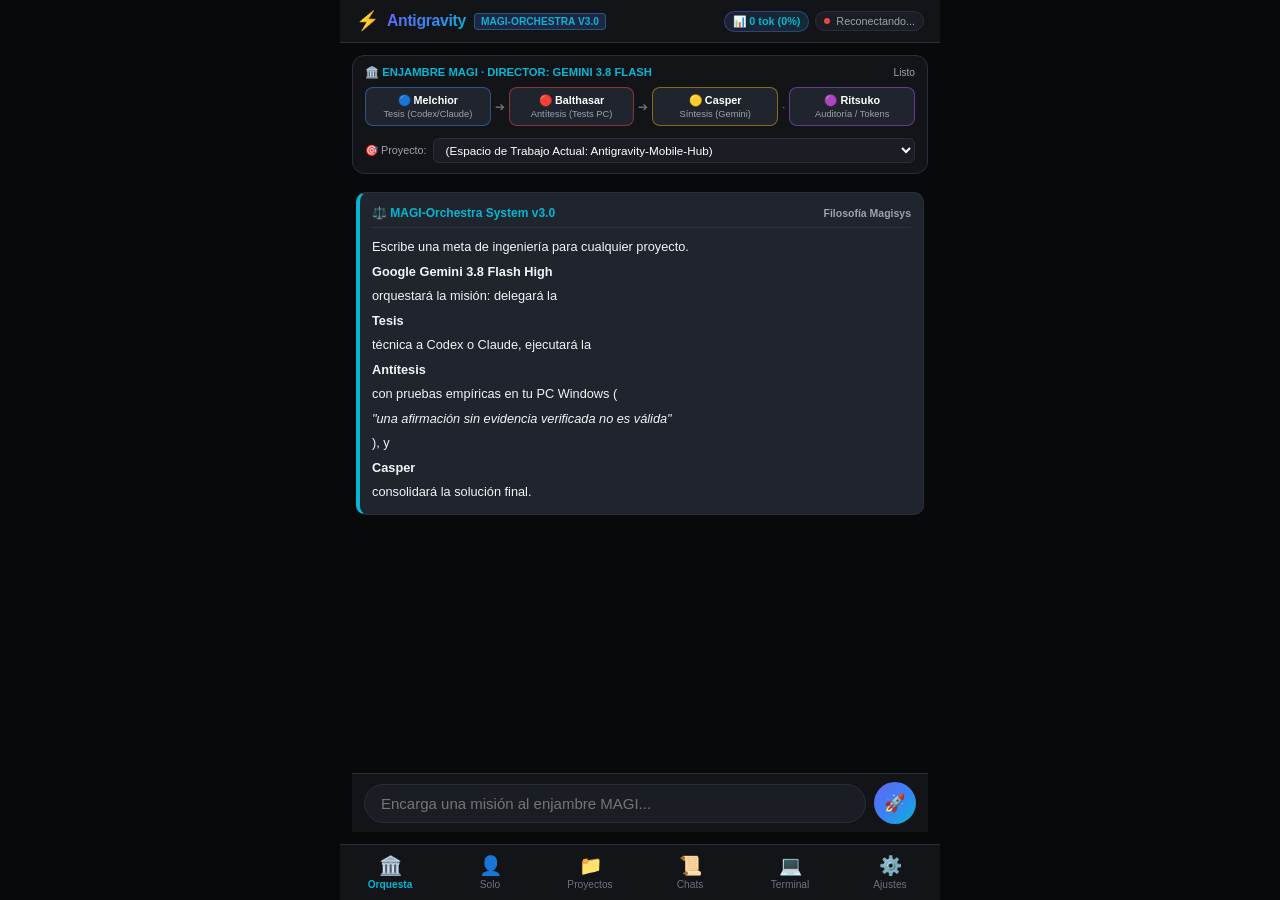
<file: android-app/index.html>
<!DOCTYPE html>
<html lang="es">
<head>
  <meta charset="UTF-8">
  <meta name="viewport" content="width=device-width, initial-scale=1.0, maximum-scale=1.0, user-scalable=no">
  <title>Antigravity Mobile Hub</title>
  <meta name="theme-color" content="#08090b">
  <link rel="manifest" href="manifest.json">
  <link rel="stylesheet" href="css/app.css">
  <link rel="icon" href="data:image/svg+xml,<svg xmlns='http://www.w3.org/2000/svg' viewBox='0 0 100 100'><text y='.9em' font-size='90'>⚡</text></svg>">
</head>
<body>

<div id="app-root">
  <!-- Top App Header -->
  <header class="app-header">
    <div class="brand-wrapper">
      <span class="brand-icon">⚡</span>
      <span class="brand-title">Antigravity</span>
      <span class="badge-tag">MAGI-Orchestra v3.0</span>
    </div>
    <div class="header-actions" style="display:flex; gap:6px; align-items:center;">
      <div class="token-sentinel-chip" id="pill-token-stats" onclick="openTokenModal()" title="Ver telemetría de tokens y salud de directores">
        📊 0 tok (0%)
      </div>
      <div class="host-badge" id="host-badge" onclick="switchTab('view-settings', document.getElementById('tab-btn-settings'))" title="Toca para configurar conexión">
        <span class="dot" id="host-status-dot"></span>
        <span id="host-status-label">Desconectado</span>
      </div>
    </div>
  </header>

  <!-- Barra de Telemetría PC en Vivo (Hardware Monitor) -->
  <div class="telemetry-bar" id="telemetry-bar" style="display:none;">
    <span class="telem-chip" id="telem-cpu">💻 CPU: --%</span>
    <span class="telem-chip" id="telem-ram">🧠 RAM: --/-- GB</span>
    <span class="telem-chip" id="telem-pwr">⚡ AC: --</span>
    <button class="btn-telemetry-refresh" style="background:transparent; border:none; color:var(--text-muted); cursor:pointer;" onclick="fetchTelemetry()" title="Actualizar">🔄</button>
  </div>

  <!-- Contenedor Principal de Vistas -->
  <main class="views-container">
    
    <!-- VISTA 1: MAGI-Orchestra Cockpit (Enjambre Dialéctico) -->
    <section id="view-orchestra" class="view-pane active">
      <!-- Cockpit Dialéctico -->
      <div class="dialectic-cockpit">
        <div style="display:flex; justify-content:space-between; align-items:center;">
          <span style="font-size:0.75rem; font-weight:700; color:var(--accent-cyan);">🏛️ ENJAMBRE MAGI · DIRECTOR: GEMINI 3.8 FLASH</span>
          <span id="orchestra-status-tag" style="font-size:0.68rem; color:var(--text-muted);">Listo</span>
        </div>
        
        <div class="dialectic-nodes-row">
          <div class="dialectic-node melchior" id="node-melchior">
            <span class="node-title">🔵 Melchior</span>
            <span class="node-sub">Tesis (Codex/Claude)</span>
          </div>
          <span class="dialectic-arrow">➔</span>
          <div class="dialectic-node balthasar" id="node-balthasar">
            <span class="node-title">🔴 Balthasar</span>
            <span class="node-sub">Antítesis (Tests PC)</span>
          </div>
          <span class="dialectic-arrow">➔</span>
          <div class="dialectic-node casper" id="node-casper">
            <span class="node-title">🟡 Casper</span>
            <span class="node-sub">Síntesis (Gemini)</span>
          </div>
          <span class="dialectic-arrow">·</span>
          <div class="dialectic-node ritsuko" id="node-ritsuko" onclick="openTokenModal()" style="cursor:pointer;" title="Ver auditoría">
            <span class="node-title">🟣 Ritsuko</span>
            <span class="node-sub">Auditoría / Tokens</span>
          </div>
        </div>

        <!-- Selector de Proyecto para la Orquesta -->
        <div style="display:flex; gap:6px; align-items:center; margin-top:2px;">
          <label style="font-size:0.72rem; color:var(--text-muted); white-space:nowrap;">🎯 Proyecto:</label>
          <select id="orchestra-project-select" class="composer-input" style="flex:1; padding:4px 8px; font-size:0.78rem; border-radius:6px;" onchange="updateOrchestraSelectedProject(this.value)">
            <option value="">(Espacio de Trabajo Actual: Antigravity-Mobile-Hub)</option>
          </select>
        </div>
      </div>

      <!-- Flujo de Eventos de la Orquesta -->
      <div class="chat-scroll-area" id="orchestra-scroll">
        <div class="orchestra-card plan">
          <div class="orchestra-card-header">
            <span style="color:var(--accent-cyan);">⚖️ MAGI-Orchestra System v3.0</span>
            <span style="font-size:0.7rem; color:var(--text-muted);">Filosofía Magisys</span>
          </div>
          Escribe una meta de ingeniería para cualquier proyecto. <b>Google Gemini 3.8 Flash High</b> orquestará la misión: delegará la <b>Tesis</b> técnica a Codex o Claude, ejecutará la <b>Antítesis</b> con pruebas empíricas en tu PC Windows (<i>"una afirmación sin evidencia verificada no es válida"</i>), y <b>Casper</b> consolidará la solución final.
        </div>
      </div>

      <!-- Composer de Misión -->
      <div class="chat-composer">
        <input type="text" id="orchestra-mission-input" class="composer-input" placeholder="Encarga una misión al enjambre MAGI..." onkeydown="if(event.key==='Enter') handleSendOrchestraMission()">
        <button class="btn-icon-send" onclick="handleSendOrchestraMission()">🚀</button>
      </div>
    </section>

    <!-- VISTA 2: Modo Solo / Individual (Gemini, Claude, Codex, ZCode) -->
    <section id="view-gemini" class="view-pane">
      <!-- Selector de Solista 1 a 1 -->
      <div class="solo-chips-bar">
        <div class="solo-chip active" id="chip-solo-gemini" onclick="switchSoloProvider('gemini')">⚡ Gemini 3.8 Flash</div>
        <div class="solo-chip" id="chip-solo-claude" onclick="switchSoloProvider('claude')">🧠 Claude Code CLI</div>
        <div class="solo-chip" id="chip-solo-codex" onclick="switchSoloProvider('codex')">🤖 ChatGPT / Codex</div>
        <div class="solo-chip" id="chip-solo-zcode" onclick="switchSoloProvider('zcode')">🏛️ ZCode Desktop</div>
      </div>

      <!-- Quick Model & Grounding Bar (Visible en Solo Gemini) -->
      <div class="gemini-quick-bar" id="gemini-subbar">
        <div class="model-pill" id="pill-model-name" onclick="cycleModel()">⚡ Gemini 3.8 Flash High</div>
        <div class="thinking-pill" id="pill-thinking-mode" onclick="cycleThinkingMode()">⚡ High (2048)</div>
        <div class="grounding-toggle active" id="grounding-badge" onclick="toggleGrounding()">🛡️ Grounding: Estricto</div>
      </div>

      <!-- Chips de Acción Rápida (1 toque) -->
      <div class="quick-suggestions-bar">
        <button class="suggestion-chip" onclick="quickPrompt('Explícame el estado actual de este proyecto')">💡 Estado Proyecto</button>
        <button class="suggestion-chip" onclick="quickPrompt('Explora el código de yabausevita en GitHub y resume su arquitectura')">🎮 yabausevita</button>
        <button class="suggestion-chip" onclick="quickPrompt('Ejecuta un diagnóstico rápido del sistema en mi PC Windows')">⚡ Diagnóstico PC</button>
        <button class="suggestion-chip" onclick="quickPrompt('¿Qué herramientas y capacidades autónomas tienes disponibles?')">🛠️ Capacidades</button>
      </div>

      <div class="chat-scroll-area" id="chat-scroll">
        <div class="message-card gemini" id="solo-welcome-card">
          👋 <b>Modo Individual (Laboratorio Solo).</b><br>
          Chatea directamente 1 a 1 con el motor seleccionado arriba con streaming continuo y ejecución en la PC.
        </div>
      </div>

      <div class="chat-composer">
        <button class="btn-voice-mic" id="btn-mic" onclick="toggleVoiceRecognition()" title="Dictar por voz">🎙️</button>
        <input type="text" id="gemini-prompt-input" class="composer-input" placeholder="Pregunta, instruye o dicta por voz..." onkeydown="if(event.key==='Enter') handleSendPrompt()">
        <button class="btn-icon-send" onclick="handleSendPrompt()">➤</button>
      </div>
    </section>

    <!-- VISTA: Conversaciones (113 Sesiones Antigravity PC & Gemini Flash) -->
    <section id="view-conversations" class="view-pane">
      <div class="repo-browser-header" style="margin-bottom:6px;">
        <div>
          <h3 style="font-size:1.05rem; font-weight:700; color:#fff;">Historial de Conversaciones</h3>
          <span style="font-size:0.75rem; color:var(--text-muted);">113 Sesiones Antigravity PC & Gemini Flash</span>
        </div>
        <button class="btn-action-small" onclick="loadConversationsList()">🔄 Actualizar</button>
      </div>

      <div style="display:flex; gap:6px; margin-bottom:8px;">
        <button id="btn-filter-agy" class="btn-action-small" style="flex:1; background:var(--accent-indigo); font-weight:700;" onclick="switchConvFilter('antigravity')">⚡ Antigravity (113)</button>
        <button id="btn-filter-gemini" class="btn-action-small" style="flex:1; background:var(--bg-surface-elevated);" onclick="switchConvFilter('gemini')">💬 Gemini Flash</button>
      </div>

      <div style="margin-bottom:8px;">
        <input type="text" id="conv-search-input" class="composer-input" style="font-size:0.82rem; padding:8px 12px; width:100%; border-radius:6px;" placeholder="Buscar conversaciones por título..." oninput="filterConversationsUI(this.value)">
      </div>

      <div class="repo-list-container" id="conv-list-container">
        <div style="text-align:center; padding:25px; color:var(--text-muted);">
          Cargando conversaciones desde la PC...
        </div>
      </div>
    </section>

    <!-- VISTA: Proyectos de Desarrollo en la PC -->
    <section id="view-projects" class="view-pane">
      <div class="repo-browser-header" style="margin-bottom:6px;">
        <div>
          <h3 style="font-size:1.05rem; font-weight:700; color:#fff;">Proyectos PC en Vivo</h3>
          <span style="font-size:0.75rem; color:var(--text-muted);">Repositorios locales activos en Windows</span>
        </div>
        <button class="btn-action-small" onclick="loadProjectsList()">🔄 Actualizar</button>
      </div>

      <div class="repo-list-container" id="projects-list-container">
        <div style="text-align:center; padding:25px; color:var(--text-muted);">
          Escaneando proyectos en la PC...
        </div>
      </div>
    </section>

    <!-- VISTA 2: GitHub Cloud Explorer (Universal Zero-Download) -->
    <section id="view-repos" class="view-pane">
      <div class="repo-browser-header">
        <div>
          <h3 style="font-size:1.05rem; font-weight:700; color:#fff;">Explorador Cloud Universal</h3>
          <span style="font-size:0.75rem; color:var(--text-muted);">Lectura en RAM sin descargar repos</span>
        </div>
        <button class="btn-action-small" onclick="loadReposList('zero-phoenix')">⭐ Mis Repos</button>
      </div>
      
      <!-- Barra de búsqueda universal de repositorios -->
      <div style="display:flex; gap:6px; margin-bottom:10px;">
        <input type="text" id="custom-repo-input" class="composer-input" style="font-size:0.82rem; padding:8px 12px;" placeholder="Pega URL o escribe owner/repo..." onkeydown="if(event.key==='Enter') exploreCustomRepo()">
        <button class="btn-action-small" style="background:var(--accent-indigo);" onclick="exploreCustomRepo()">Explorar</button>
      </div>

      <!-- Chips de acceso rápido a repositorios frecuentes -->
      <div style="display:flex; gap:6px; margin-bottom:12px; overflow-x:auto; padding-bottom:4px;">
        <span class="badge-tag chip-clickable" onclick="openRepoTree('zero-phoenix/yabausevita')">🕹️ yabausevita</span>
        <span class="badge-tag chip-clickable" onclick="openRepoTree('zero-phoenix/Antigravity-Mobile-Hub')">⚡ Mobile-Hub</span>
        <span class="badge-tag chip-clickable" onclick="openRepoTree('zero-phoenix/SystemHope-ResAdmis')">🏛️ ResAdmis</span>
        <span class="badge-tag chip-clickable" onclick="openRepoTree('vitasdk/vita-headers')">📦 vita-headers</span>
      </div>

      <div id="repos-container"></div>
    </section>

    <!-- VISTA 3: PC Remote Terminal -->
    <section id="view-terminal" class="view-pane">
      <div class="terminal-shell">
        <div style="background:#181818; padding:8px 14px; font-size:0.75rem; color:var(--text-muted); display:flex; justify-content:space-between; align-items:center;">
          <span id="term-host-label">💻 Windows PowerShell (Host PC)</span>
          <div style="display:flex; gap:10px;">
            <span style="cursor:pointer; color:var(--accent-cyan);" onclick="copyTerminalOutput()">📋 Copiar</span>
            <span style="cursor:pointer; color:var(--accent-blue);" onclick="clearTerminal()">🧹 Limpiar</span>
          </div>
        </div>
        <div class="terminal-stream" id="term-stream">PS > Enlace activo. Listo para ejecutar comandos en la PC...</div>
        
        <!-- Botones de comando rápido -->
        <div style="display:flex; gap:6px; padding:6px 8px; background:#0c0c0c; overflow-x:auto;">
          <button class="btn-action-small" onclick="runTerminalCommand('git status')">🌿 git status</button>
          <button class="btn-action-small" onclick="runTerminalCommand('Get-Process | Select-Object -First 5')">📈 Procesos</button>
          <button class="btn-action-small" onclick="runTerminalCommand('adb devices')">📱 adb devices</button>
          <button class="btn-action-small" onclick="runTerminalCommand('dir')">📁 dir</button>
        </div>

        <div class="terminal-bar">
          <span style="color:#10b981; font-weight:700; padding:4px 6px;">PS&gt;</span>
          <input type="text" id="terminal-cmd-input" class="terminal-input-cmd" placeholder="Escribe un comando de PowerShell..." onkeydown="if(event.key==='Enter') runTerminalCommand()">
          <button class="btn-action-small" style="background:#2563eb;" onclick="runTerminalCommand()">Ejecutar</button>
        </div>
      </div>
    </section>

    <!-- VISTA 4: Ajustes y Configuración -->
    <section id="view-settings" class="view-pane">
      <h3 style="font-size:1.1rem; font-weight:700; color:#fff; margin-bottom:14px;">⚙️ Ajustes y Conectividad Global</h3>
      
      <!-- Feedback de prueba de conexión / emparejamiento -->
      <div id="conn-test-feedback" style="display:none; padding:10px 14px; border-radius:8px; margin-bottom:14px; font-size:0.85rem; border:1px solid var(--border-subtle);"></div>

      <!-- Tarjeta Cuenta Google / Gmail -->
      <div class="account-card">
        <div class="account-card-header">
          <div class="account-title">
            <span>🌐</span>
            <span>Cuenta Google / Gmail</span>
          </div>
          <span id="google-account-badge" class="status-badge online">🟢 Conectado</span>
        </div>
        <div id="google-account-email" class="account-user">david.chavez.nge@gmail.com</div>
        <div style="font-size:0.75rem; color:var(--text-muted);">
          Sesión de Antigravity AI vinculada. No necesitas ingresar API Keys manuales.
        </div>
        <div style="display:flex; gap:6px; margin-top:4px;">
          <button class="btn-action-small" style="flex:1; background:var(--accent-indigo);" onclick="openPinModal()">🔑 Vincular por Código PIN</button>
          <button class="btn-action-small" style="background:var(--bg-surface-elevated);" onclick="syncSessionFromPC()">🔄 Sincronizar</button>
        </div>
      </div>

      <!-- Tarjeta Cuenta GitHub -->
      <div class="account-card">
        <div class="account-card-header">
          <div class="account-title">
            <span>🐙</span>
            <span>Cuenta GitHub</span>
          </div>
          <span id="github-account-badge" class="status-badge online">🟢 Conectado</span>
        </div>
        <div id="github-account-name" class="account-user">@zero-phoenix</div>
        <div style="font-size:0.75rem; color:var(--text-muted);">
          Acceso a repositorios públicos y privados en la nube (lectura e inspección en RAM).
        </div>
        <div style="display:flex; gap:6px; margin-top:4px;">
          <button class="btn-action-small" style="flex:1; background:#24292e;" onclick="startGitHubDeviceFlow()">📲 Login con Código Móvil</button>
          <button class="btn-action-small" style="background:var(--accent-blue);" onclick="syncSessionFromPC()">⚡ Sincronizar desde PC</button>
        </div>
      </div>

      <!-- Modo de Conexión & Enlace Multi-Red (Local Wi-Fi Perú / Remoto Global Japón) -->
      <div class="settings-section">
        <label class="settings-label">🌍 Modo de Conexión (Local Perú vs Remoto Japón / 5G):</label>
        <div style="display:flex; gap:6px; margin-bottom:8px;">
          <button class="btn-action-small" id="btn-mode-local" style="flex:1; background:var(--bg-surface-elevated);" onclick="setConnectionMode('local')">🏠 Wi-Fi Local (Perú)</button>
          <button class="btn-action-small" id="btn-mode-global" style="flex:1; background:var(--accent-indigo); font-weight:700;" onclick="setConnectionMode('global')">🌐 Global (Japón/5G)</button>
        </div>

        <div style="display:flex; gap:6px; margin-bottom:8px;">
          <input type="text" id="input-bridge-host" class="composer-input" style="flex:1; border-radius:6px; font-size:0.8rem;" placeholder="192.168.18.113:8765 o xxx.trycloudflare.com">
          <button class="btn-action-small" style="background:var(--accent-indigo);" onclick="testHostConnection()">🔌 Probar</button>
        </div>

        <div style="display:flex; gap:6px;">
          <button class="btn-action-small" style="flex:1; background:#24292e; border:1px solid var(--accent-indigo);" onclick="triggerRemoteDiscovery()">🔍 Descubrir PC en la Nube (GitHub Gist)</button>
        </div>
      </div>

      <!-- Selector de Modelo de Inteligencia (Oficiales de Google) -->
      <div class="settings-section">
        <label class="settings-label">🧠 Modelo de Inteligencia Google Gemini:</label>
        <select id="setting-gemini-model" class="composer-input" style="width:100%; border-radius:6px; margin-bottom:10px;" onchange="changeGeminiModel(this.value)">
          <option value="gemini-3.8-flash" selected>⚡ Gemini 3.8 Flash High (Razonamiento profundo + Ultra rápido - Predeterminado)</option>
          <option value="gemini-2.5-flash">🚀 Gemini 2.5 Flash (Alta velocidad)</option>
          <option value="gemini-2.5-pro">🧠 Gemini 2.5 Pro (Razonamiento multimodal)</option>
        </select>
      </div>

      <!-- Escala de Texto General -->
      <div class="settings-section">
        <label class="settings-label">🎨 Tamaño de Interfaz (Texto General):</label>
        <div class="size-pill-group">
          <div class="size-pill ui-size-btn" data-scale="0.85" onclick="setFontScale('0.85')">Compacto</div>
          <div class="size-pill ui-size-btn active" data-scale="1" onclick="setFontScale('1')">Estándar</div>
          <div class="size-pill ui-size-btn" data-scale="1.15" onclick="setFontScale('1.15')">Grande</div>
          <div class="size-pill ui-size-btn" data-scale="1.30" onclick="setFontScale('1.30')">Extra</div>
        </div>
      </div>

      <!-- Escala de Código y Terminal -->
      <div class="settings-section">
        <label class="settings-label">💻 Tamaño de Fuente en Código / Consola:</label>
        <div class="size-pill-group">
          <div class="size-pill code-size-btn" data-scale="0.85" onclick="setCodeFontScale('0.85')">Pequeño</div>
          <div class="size-pill code-size-btn active" data-scale="1" onclick="setCodeFontScale('1')">Normal</div>
          <div class="size-pill code-size-btn" data-scale="1.20" onclick="setCodeFontScale('1.20')">Grande</div>
        </div>
      </div>
    </section>

  </main>

  <!-- Modal Emparejamiento por PIN de 6 Dígitos -->
  <div id="pin-modal" class="modal-overlay" style="display:none;">
    <div class="modal-card" style="max-width:380px;">
      <div class="modal-header">
        <span style="font-weight:700; color:#fff; font-size:0.95rem;">🔑 Emparejar con Antigravity PC</span>
        <button class="btn-action-small" style="background:#374151; padding:4px 8px;" onclick="closePinModal()">✕</button>
      </div>
      <div style="padding:14px; text-align:center;">
        <div style="font-size:0.82rem; color:var(--text-muted); margin-bottom:10px;">
          Ingresa el PIN de emparejamiento de 6 dígitos que muestra tu PC anfitriona:
        </div>
        <input type="text" id="input-pin-code" class="composer-input" style="font-size:1.6rem; text-align:center; letter-spacing:6px; font-weight:700; width:100%; border-radius:8px; margin-bottom:12px;" placeholder="749215" maxlength="6">
        <div style="display:flex; flex-direction:column; gap:8px;">
          <button class="btn-action-small" style="background:var(--success); padding:10px; font-weight:700; font-size:0.9rem;" onclick="submitPinCode()">⚡ Conectar y Vincular Sesión</button>
          <button class="btn-action-small" style="background:var(--bg-surface-elevated); padding:8px;" onclick="autofillDefaultPin()">Usar PIN Detectado de PC (749215)</button>
        </div>
      </div>
    </div>
  </div>

  <!-- Modal GitHub Device Code Flow -->
  <div id="device-code-modal" class="modal-overlay" style="display:none;">
    <div class="modal-card" style="max-width:380px;">
      <div class="modal-header">
        <span style="font-weight:700; color:#fff; font-size:0.95rem;">🐙 Login GitHub por Código</span>
        <button class="btn-action-small" style="background:#374151; padding:4px 8px;" onclick="closeDeviceCodeModal()">✕</button>
      </div>
      <div style="padding:14px; text-align:center;">
        <div style="font-size:0.82rem; color:var(--text-muted); margin-bottom:6px;">
          Tu código de autorización para el celular es:
        </div>
        <div id="device-code-display" class="pin-display">AGY-7492</div>
        <div style="font-size:0.75rem; color:var(--text-muted); margin-bottom:12px;">
          Abre la página oficial de GitHub e ingresa este código para autorizar en 1 toque:
        </div>
        <div style="display:flex; flex-direction:column; gap:8px;">
          <button class="btn-action-small" style="background:var(--accent-indigo); padding:10px; font-weight:700;" onclick="openGitHubDevicePage()">🌐 Abrir github.com/login/device</button>
          <button class="btn-action-small" style="background:var(--success); padding:8px;" onclick="syncSessionFromPC(); closeDeviceCodeModal();">✓ Ya lo autoricé / Sincronizar</button>
        </div>
      </div>
    </div>
  </div>

  <!-- Modal Visor y Editor de Código en RAM -->
  <div id="file-viewer-modal" class="modal-overlay" style="display:none;">
    <div class="modal-card">
      <div class="modal-header">
        <div>
          <span id="modal-file-title" style="font-weight:700; color:#fff; font-size:0.9rem;">archivo.c</span>
          <div id="modal-file-meta" style="font-size:0.75rem; color:var(--text-muted);">0 líneas</div>
          <div class="modal-tabs">
            <button class="modal-tab-btn active" id="modal-tab-view" onclick="switchModalMode('view')">👁️ Lectura</button>
            <button class="modal-tab-btn" id="modal-tab-edit" onclick="switchModalMode('edit')">✏️ Editor en RAM</button>
          </div>
        </div>
        <button class="btn-action-small" style="background:#374151; padding:4px 10px;" onclick="closeFileViewer()">✕ Cerrar</button>
      </div>
      <pre id="modal-file-content" class="modal-code"></pre>
      <textarea id="modal-file-editor" class="modal-editor" style="display:none;" spellcheck="false" placeholder="Edita código en RAM..."></textarea>
      <div class="modal-footer">
        <div id="modal-commit-controls" style="display:none; width:100%;">
          <input type="text" id="modal-commit-msg" class="composer-input" style="width:100%; margin-bottom:6px; font-size:0.8rem;" placeholder="Mensaje del commit (ej: fix: corregir puntero en render)">
          <button class="btn-action-small" style="background:var(--success); width:100%; padding:8px; font-weight:700;" onclick="commitModalFileToGitHub()">🚀 Crear Commit Directo en GitHub</button>
        </div>
        <button class="btn-action-small" id="btn-modal-analyze" style="background:var(--accent-indigo); width:100%; padding:8px;" onclick="analyzeCurrentModalFile()">🤖 Analizar este archivo con Gemini</button>
      </div>
    </div>
  </div>

  <!-- Modal Visor de Conversación Completa -->
  <div class="modal-overlay" id="conv-reader-modal" style="display:none;" onclick="if(event.target===this) closeConvReader()">
    <div class="modal-card" style="max-height:88vh; display:flex; flex-direction:column; padding:14px; width:92%; max-width:650px;">
      <div style="display:flex; justify-content:space-between; align-items:center; border-bottom:1px solid var(--border-subtle); padding-bottom:8px; margin-bottom:8px;">
        <div style="overflow:hidden; padding-right:8px;">
          <h4 id="conv-reader-title" style="font-size:0.92rem; font-weight:700; color:#fff; margin:0; overflow:hidden; text-overflow:ellipsis; white-space:nowrap;">Conversación</h4>
          <span id="conv-reader-meta" style="font-size:0.72rem; color:var(--text-muted);">Cargando...</span>
        </div>
        <button class="btn-action-small" style="background:transparent; border:none; font-size:1.3rem; color:var(--text-muted); cursor:pointer; padding:2px 8px;" onclick="closeConvReader()">✕</button>
      </div>
      <div id="conv-reader-messages" class="chat-scroll-area" style="flex:1; overflow-y:auto; padding:6px 0; max-height:65vh;"></div>
    </div>
  </div>

  <!-- Modal Ritsuko Sentinel: Telemetría de Tokens y Salud de Directores -->
  <div class="modal-overlay" id="token-modal" style="display:none;" onclick="if(event.target===this) closeTokenModal()">
    <div class="modal-card" style="max-width:440px; padding:16px;">
      <div class="modal-header" style="margin-bottom:12px;">
        <div style="display:flex; align-items:center; gap:8px;">
          <span style="font-size:1.2rem;">🟣</span>
          <div>
            <h4 style="font-size:0.95rem; font-weight:700; color:#fff; margin:0;">Ritsuko Sentinel & Optimización de Tokens</h4>
            <span style="font-size:0.72rem; color:var(--text-muted);">Auditoría de Cuotas, Caché y Directores</span>
          </div>
        </div>
        <button class="btn-action-small" style="background:#374151; padding:4px 8px;" onclick="closeTokenModal()">✕</button>
      </div>

      <!-- Resumen de Tokens -->
      <div style="background:#000; border-radius:10px; padding:12px; border:1px solid var(--border-subtle); margin-bottom:12px;">
        <div style="display:flex; justify-content:space-between; margin-bottom:8px;">
          <span style="font-size:0.8rem; color:var(--text-muted);">Tokens Consumidos:</span>
          <span id="tok-total-used" style="font-size:0.85rem; font-weight:700; color:#fff;">0 tok</span>
        </div>
        <div style="display:flex; justify-content:space-between; margin-bottom:8px;">
          <span style="font-size:0.8rem; color:var(--text-muted);">Tokens Ahorrados (10x):</span>
          <span id="tok-total-saved" style="font-size:0.85rem; font-weight:700; color:var(--success);">0 tok (0%)</span>
        </div>
        <div style="display:flex; justify-content:space-between; font-size:0.72rem; color:var(--text-dim); border-top:1px solid #222; padding-top:6px;">
          <span>⚡ Gemini: <b id="tok-gemini-stat" style="color:#fff;">0</b></span>
          <span>🧠 Claude: <b id="tok-claude-stat" style="color:#fff;">0</b></span>
          <span>🤖 Codex: <b id="tok-codex-stat" style="color:#fff;">0</b></span>
        </div>
      </div>

      <!-- Salud de los Directores -->
      <h5 style="font-size:0.8rem; font-weight:700; color:var(--text-muted); margin-bottom:6px; text-transform:uppercase; letter-spacing:0.5px;">Estado de Directores en Windows</h5>
      <div id="directors-health-list" style="display:flex; flex-direction:column; gap:6px; max-height:180px; overflow-y:auto; margin-bottom:12px;">
        <div style="text-align:center; padding:10px; color:var(--text-muted); font-size:0.8rem;">Sondeando directores...</div>
      </div>

      <button class="btn-action-small" style="width:100%; padding:9px; background:var(--accent-indigo); font-weight:700;" onclick="refreshOrchestraHealth()">🔄 Actualizar Salud y Telemetría</button>
    </div>
  </div>

  <!-- Bottom Navigation Bar (6 Pestañas Ergonomía Pulgar) -->
  <nav class="app-navbar">
    <button class="nav-tab-btn active" id="tab-btn-orchestra" onclick="switchTab('view-orchestra', this)">
      <span class="nav-tab-icon">🏛️</span>
      <span>Orquesta</span>
    </button>
    <button class="nav-tab-btn" id="tab-btn-solo" onclick="switchTab('view-gemini', this)">
      <span class="nav-tab-icon">👤</span>
      <span>Solo</span>
    </button>
    <button class="nav-tab-btn" id="tab-btn-projects" onclick="switchTab('view-projects', this); loadProjectsList();">
      <span class="nav-tab-icon">📁</span>
      <span>Proyectos</span>
    </button>
    <button class="nav-tab-btn" id="tab-btn-conversations" onclick="switchTab('view-conversations', this); loadConversationsList();">
      <span class="nav-tab-icon">📜</span>
      <span>Chats</span>
    </button>
    <button class="nav-tab-btn" id="tab-btn-terminal" onclick="switchTab('view-terminal', this)">
      <span class="nav-tab-icon">💻</span>
      <span>Terminal</span>
    </button>
    <button class="nav-tab-btn" id="tab-btn-settings" onclick="switchTab('view-settings', this)">
      <span class="nav-tab-icon">⚙️</span>
      <span>Ajustes</span>
    </button>
  </nav>

</div>

<script src="js/bridge_client.js"></script>
<script src="js/auth_manager.js"></script>
<script src="js/github_engine.js"></script>
<script src="js/gemini_engine.js"></script>
<script src="js/app.js"></script>

</body>
</html>
</file>
<file: android-app/css/app.css>
/* Antigravity Mobile Hub — Cyber-OLED Mobile Theme */

:root {
  /* Escala tipográfica dinámica (ajustable por usuario) */
  --font-scale: 1;
  --code-font-scale: 1;
  --base-font-size: calc(15px * var(--font-scale));
  --code-font-size: calc(13px * var(--code-font-scale));

  /* Paleta Cyber-OLED */
  --bg-oled: #08090b;
  --bg-surface: #121418;
  --bg-surface-elevated: #1a1d24;
  --bg-card: #20242d;
  --border-subtle: #292e3a;
  --border-accent: #4f46e5;

  /* Colores de acento */
  --primary-gradient: linear-gradient(135deg, #6366f1 0%, #3b82f6 50%, #06b6d4 100%);
  --accent-indigo: #6366f1;
  --accent-blue: #3b82f6;
  --accent-cyan: #06b6d4;

  /* Estados */
  --success: #10b981;
  --warning: #f59e0b;
  --danger: #ef4444;

  /* Textos */
  --text-pure: #ffffff;
  --text-main: #f3f4f6;
  --text-muted: #9ca3af;
  --text-dim: #6b7280;

  --font-sans: -apple-system, BlinkMacSystemFont, "Segoe UI", Roboto, Oxygen, Ubuntu, Cantarell, sans-serif;
  --font-mono: "Consolas", "Fira Code", "Courier New", monospace;
}

* {
  box-sizing: border-box;
  margin: 0;
  padding: 0;
  -webkit-tap-highlight-color: transparent;
  user-select: text;
}

html, body {
  width: 100%;
  height: 100%;
  overflow: hidden;
  background-color: var(--bg-oled);
  color: var(--text-main);
  font-family: var(--font-sans);
  font-size: var(--base-font-size);
}

#app-root {
  display: flex;
  flex-direction: column;
  height: 100vh;
  height: 100dvh;
  max-width: 600px; /* Centrado en tablets */
  margin: 0 auto;
  position: relative;
  background-color: var(--bg-oled);
}

/* Header */
header.app-header {
  background-color: var(--bg-surface);
  border-bottom: 1px solid var(--border-subtle);
  padding: 10px 16px;
  display: flex;
  align-items: center;
  justify-content: space-between;
  flex-shrink: 0;
}

.brand-wrapper {
  display: flex;
  align-items: center;
  gap: 8px;
}

.brand-icon {
  font-size: 1.25rem;
}

.brand-title {
  font-weight: 800;
  font-size: 1.05rem;
  letter-spacing: -0.3px;
  background: var(--primary-gradient);
  -webkit-background-clip: text;
  -webkit-text-fill-color: transparent;
}

.badge-tag {
  font-size: 0.68rem;
  padding: 2px 6px;
  border-radius: 4px;
  font-weight: 700;
  text-transform: uppercase;
  background-color: rgba(99, 102, 241, 0.2);
  color: var(--accent-cyan);
  border: 1px solid rgba(6, 182, 212, 0.4);
}

.header-actions {
  display: flex;
  align-items: center;
  gap: 10px;
}

.host-badge {
  display: flex;
  align-items: center;
  gap: 6px;
  font-size: 0.72rem;
  padding: 3px 8px;
  border-radius: 999px;
  background-color: var(--bg-surface-elevated);
  border: 1px solid var(--border-subtle);
  color: var(--text-muted);
}

.dot {
  width: 6px;
  height: 6px;
  border-radius: 50%;
  background-color: var(--danger);
}

.dot.connected {
  background-color: var(--success);
  box-shadow: 0 0 6px var(--success);
}

/* Sub-header de configuración rápida para Gemini */
.gemini-quick-bar {
  background-color: var(--bg-surface-elevated);
  border-bottom: 1px solid var(--border-subtle);
  padding: 6px 14px;
  display: flex;
  align-items: center;
  justify-content: space-between;
  font-size: 0.76rem;
  flex-shrink: 0;
}

.model-pill {
  background: rgba(59, 130, 246, 0.15);
  color: var(--accent-blue);
  border: 1px solid rgba(59, 130, 246, 0.4);
  padding: 3px 8px;
  border-radius: 12px;
  font-weight: 600;
  cursor: pointer;
}

.thinking-pill {
  background: rgba(245, 158, 11, 0.15);
  color: var(--warning);
  border: 1px solid rgba(245, 158, 11, 0.4);
  padding: 3px 8px;
  border-radius: 12px;
  font-weight: 600;
  cursor: pointer;
}

.grounding-toggle {
  display: flex;
  align-items: center;
  gap: 4px;
  color: var(--text-muted);
  cursor: pointer;
}

.grounding-toggle.active {
  color: var(--success);
  font-weight: 600;
}

/* Contenedor Principal */
main.views-container {
  flex: 1;
  position: relative;
  overflow: hidden;
}

.view-pane {
  position: absolute;
  inset: 0;
  display: none;
  flex-direction: column;
  overflow-y: auto;
  padding: 12px;
}

.view-pane.active {
  display: flex;
}

/* Módulo 1: Gemini Chat */
.chat-scroll-area {
  flex: 1;
  overflow-y: auto;
  padding: 8px 4px;
  display: flex;
  flex-direction: column;
  gap: 12px;
}

.message-card {
  max-width: 90%;
  padding: 10px 14px;
  border-radius: 14px;
  line-height: 1.48;
  word-break: break-word;
  font-size: var(--base-font-size);
}

.message-card.user {
  align-self: flex-end;
  background: var(--primary-gradient);
  color: #fff;
  border-bottom-right-radius: 2px;
}

.message-card.gemini {
  align-self: flex-start;
  background-color: var(--bg-surface-elevated);
  border: 1px solid var(--border-subtle);
  border-bottom-left-radius: 2px;
  color: var(--text-main);
}

.message-card.tool-event {
  align-self: stretch;
  background: rgba(99, 102, 241, 0.08);
  border: 1px dashed var(--accent-indigo);
  border-radius: 8px;
  font-family: var(--font-mono);
  font-size: var(--code-font-size);
  color: var(--accent-cyan);
  padding: 8px 12px;
}

.chat-composer {
  background-color: var(--bg-surface);
  border-top: 1px solid var(--border-subtle);
  padding: 8px 12px;
  display: flex;
  gap: 8px;
  align-items: center;
  flex-shrink: 0;
}

.composer-input {
  flex: 1;
  background-color: var(--bg-surface-elevated);
  border: 1px solid var(--border-subtle);
  border-radius: 22px;
  padding: 10px 16px;
  color: #fff;
  font-size: var(--base-font-size);
  outline: none;
}

.composer-input:focus {
  border-color: var(--accent-indigo);
}

.btn-icon-send {
  width: 42px;
  height: 42px;
  border-radius: 50%;
  border: none;
  background: var(--primary-gradient);
  color: #fff;
  font-size: 1.15rem;
  display: flex;
  align-items: center;
  justify-content: center;
  cursor: pointer;
}

/* Módulo 2: GitHub Cloud Explorer */
.repo-browser-header {
  display: flex;
  justify-content: space-between;
  align-items: center;
  margin-bottom: 12px;
}

.card-item {
  background-color: var(--bg-surface);
  border: 1px solid var(--border-subtle);
  border-radius: 10px;
  padding: 12px;
  margin-bottom: 10px;
  cursor: pointer;
  transition: border-color 0.15s;
}

.card-item:hover, .card-item:active {
  border-color: var(--accent-indigo);
}

.card-title-row {
  display: flex;
  justify-content: space-between;
  align-items: center;
  font-weight: 700;
  color: var(--accent-blue);
  font-size: calc(var(--base-font-size) * 1.05);
}

.card-desc {
  font-size: calc(var(--base-font-size) * 0.85);
  color: var(--text-muted);
  margin: 6px 0;
}

.code-viewer-box {
  background-color: #030405;
  border: 1px solid var(--border-subtle);
  border-radius: 8px;
  padding: 10px;
  font-family: var(--font-mono);
  font-size: var(--code-font-size);
  max-height: 400px;
  overflow: auto;
  white-space: pre-wrap;
  color: #e5e7eb;
}

/* Módulo 3: PC Remote Terminal */
.terminal-shell {
  background-color: #000;
  border: 1px solid var(--border-subtle);
  border-radius: 8px;
  flex: 1;
  display: flex;
  flex-direction: column;
  overflow: hidden;
  font-family: var(--font-mono);
}

.terminal-stream {
  flex: 1;
  padding: 10px;
  overflow-y: auto;
  color: #10b981;
  font-size: var(--code-font-size);
  white-space: pre-wrap;
  word-break: break-all;
}

.terminal-bar {
  display: flex;
  background-color: #111;
  border-top: 1px solid #222;
  padding: 6px;
  gap: 6px;
}

.terminal-input-cmd {
  flex: 1;
  background: transparent;
  border: none;
  color: #fff;
  font-family: var(--font-mono);
  font-size: var(--code-font-size);
  outline: none;
}

/* Módulo 4: Ajustes */
.settings-section {
  background-color: var(--bg-surface);
  border: 1px solid var(--border-subtle);
  border-radius: 10px;
  padding: 14px;
  margin-bottom: 14px;
}

.settings-label {
  font-size: calc(var(--base-font-size) * 0.9);
  color: var(--text-muted);
  margin-bottom: 6px;
  display: block;
}

.size-pill-group {
  display: flex;
  gap: 6px;
  margin-top: 6px;
}

.size-pill {
  flex: 1;
  background-color: var(--bg-surface-elevated);
  border: 1px solid var(--border-subtle);
  color: var(--text-main);
  padding: 6px 0;
  border-radius: 6px;
  font-size: 0.78rem;
  font-weight: 600;
  text-align: center;
  cursor: pointer;
}

.size-pill.active {
  background: var(--accent-indigo);
  border-color: var(--accent-indigo);
  color: #fff;
}

/* Bottom Navigation */
nav.app-navbar {
  background-color: var(--bg-surface);
  border-top: 1px solid var(--border-subtle);
  display: flex;
  justify-content: space-around;
  padding: 6px 0;
  flex-shrink: 0;
}

.nav-tab-btn {
  background: none;
  border: none;
  color: var(--text-dim);
  display: flex;
  flex-direction: column;
  align-items: center;
  font-size: 0.68rem;
  gap: 2px;
  padding: 4px 4px;
  flex: 1;
  cursor: pointer;
  transition: color 0.15s;
}

.nav-tab-btn.active {
  color: var(--accent-cyan);
  font-weight: 700;
}

.conv-card, .project-card {
  background: var(--bg-surface);
  border: 1px solid var(--border-subtle);
  border-radius: 8px;
  padding: 10px 12px;
  margin-bottom: 8px;
  cursor: pointer;
  transition: background 0.15s, border-color 0.15s;
}
.conv-card:hover, .project-card:hover {
  background: var(--bg-surface-elevated);
  border-color: var(--accent-indigo);
}
.conv-title, .project-title {
  font-size: 0.88rem;
  font-weight: 700;
  color: #fff;
  margin-bottom: 4px;
}
.conv-preview {
  font-size: 0.76rem;
  color: var(--text-dim);
  margin-bottom: 6px;
  overflow: hidden;
  text-overflow: ellipsis;
  display: -webkit-box;
  -webkit-line-clamp: 2;
  -webkit-box-orient: vertical;
}
.conv-meta, .project-meta {
  font-size: 0.70rem;
  color: var(--text-muted);
  display: flex;
  justify-content: space-between;
  align-items: center;
  gap: 6px;
}

.nav-tab-icon {
  font-size: 1.25rem;
}

/* Quick Suggestion Chips */
.quick-suggestions-bar {
  display: flex;
  gap: 6px;
  padding: 4px 0 8px 0;
  overflow-x: auto;
  flex-shrink: 0;
  scrollbar-width: none;
}
.quick-suggestions-bar::-webkit-scrollbar {
  display: none;
}

.suggestion-chip {
  background: var(--bg-surface-elevated);
  border: 1px solid var(--border-subtle);
  color: var(--text-main);
  padding: 5px 10px;
  border-radius: 999px;
  font-size: 0.72rem;
  white-space: nowrap;
  cursor: pointer;
  transition: all 0.15s ease;
}

.suggestion-chip:active {
  background: var(--accent-indigo);
  border-color: var(--accent-cyan);
  color: #fff;
  transform: scale(0.96);
}

.chip-clickable {
  cursor: pointer;
  transition: transform 0.1s;
}
.chip-clickable:active {
  transform: scale(0.95);
}

/* Modal Overlay & Card */
.modal-overlay {
  position: fixed;
  inset: 0;
  background: rgba(0, 0, 0, 0.85);
  backdrop-filter: blur(4px);
  z-index: 9999;
  display: flex;
  align-items: center;
  justify-content: center;
  padding: 14px;
}

.modal-card {
  background: var(--bg-surface);
  border: 1px solid var(--border-subtle);
  border-radius: 12px;
  width: 100%;
  max-width: 560px;
  max-height: 85vh;
  display: flex;
  flex-direction: column;
  box-shadow: 0 10px 30px rgba(0, 0, 0, 0.5);
  overflow: hidden;
}

.modal-header {
  padding: 12px 14px;
  background: var(--bg-surface-elevated);
  border-bottom: 1px solid var(--border-subtle);
  display: flex;
  justify-content: space-between;
  align-items: center;
}

.modal-code {
  padding: 12px;
  font-family: var(--font-mono);
  font-size: var(--code-font-size);
  color: #e2e8f0;
  overflow: auto;
  flex: 1;
  background: #08090b;
  white-space: pre;
}

.modal-footer {
  padding: 10px 14px;
  background: var(--bg-surface-elevated);
  border-top: 1px solid var(--border-subtle);
  display: flex;
  flex-direction: column;
  gap: 8px;
}

/* Modal Editor en RAM */
.modal-editor {
  padding: 12px;
  font-family: var(--font-mono);
  font-size: var(--code-font-size);
  color: #a7f3d0;
  background: #050608;
  border: none;
  outline: none;
  resize: none;
  flex: 1;
  width: 100%;
  white-space: pre;
  tab-size: 2;
}

.modal-editor:focus {
  box-shadow: inset 0 0 0 1px var(--accent-indigo);
}

.modal-tabs {
  display: flex;
  gap: 6px;
  margin-top: 4px;
}

.modal-tab-btn {
  background: transparent;
  border: 1px solid var(--border-subtle);
  color: var(--text-muted);
  padding: 2px 8px;
  border-radius: 4px;
  font-size: 0.72rem;
  cursor: pointer;
}

.modal-tab-btn.active {
  background: var(--accent-indigo);
  color: #fff;
  border-color: var(--accent-indigo);
}

/* Barra de Telemetría PC en Vivo */
.telemetry-bar {
  display: flex;
  align-items: center;
  gap: 8px;
  padding: 4px 12px;
  background: #0d1015;
  border-bottom: 1px solid var(--border-subtle);
  overflow-x: auto;
  font-size: 0.72rem;
  font-family: var(--font-mono);
}

.telem-chip {
  display: inline-flex;
  align-items: center;
  gap: 4px;
  background: var(--bg-surface-elevated);
  border: 1px solid var(--border-subtle);
  padding: 2px 8px;
  border-radius: 9999px;
  white-space: nowrap;
  color: #e2e8f0;
}

.telem-chip.alert {
  border-color: var(--warning);
  color: var(--warning);
}

/* Micrófono y Dictado por Voz */
.btn-voice-mic {
  width: 40px;
  height: 40px;
  border-radius: 50%;
  background: var(--bg-surface-elevated);
  border: 1px solid var(--border-subtle);
  color: var(--text-muted);
  font-size: 1.1rem;
  display: flex;
  align-items: center;
  justify-content: center;
  cursor: pointer;
  flex-shrink: 0;
  transition: all 0.2s ease;
}

.btn-voice-mic.listening {
  background: #ef4444;
  color: #ffffff;
  border-color: #f87171;
  animation: pulse-mic 1.2s infinite;
}

@keyframes pulse-mic {
  0% { transform: scale(1); box-shadow: 0 0 0 0 rgba(239, 68, 68, 0.7); }
  70% { transform: scale(1.08); box-shadow: 0 0 0 10px rgba(239, 68, 68, 0); }
  100% { transform: scale(1); box-shadow: 0 0 0 0 rgba(239, 68, 68, 0); }
}

/* Tarjetas de Ejecución Agéntica de Herramientas */
.agent-tool-call {
  background: #0f172a;
  border: 1px solid #3b82f6;
  border-radius: 8px;
  padding: 8px 10px;
  margin: 6px 0;
  font-family: var(--font-mono);
  font-size: 0.75rem;
  color: #93c5fd;
}

.btn-speak {
  background: transparent;
  border: none;
  cursor: pointer;
  font-size: 0.9rem;
  opacity: 0.6;
  margin-left: 8px;
  vertical-align: middle;
}

.btn-speak:hover {
  opacity: 1;
}

/* Tarjetas de Cuentas (Google / GitHub) */
.account-card {
  background: var(--bg-surface-elevated);
  border: 1px solid var(--border-subtle);
  border-radius: 10px;
  padding: 12px 14px;
  margin-bottom: 12px;
  display: flex;
  flex-direction: column;
  gap: 8px;
}

.account-card-header {
  display: flex;
  justify-content: space-between;
  align-items: center;
}

.account-title {
  display: flex;
  align-items: center;
  gap: 8px;
  font-weight: 700;
  color: #fff;
  font-size: 0.9rem;
}

.account-user {
  font-size: 0.85rem;
  color: var(--accent-cyan);
  font-weight: 600;
  font-family: var(--font-mono);
}

.pin-display {
  font-size: 1.8rem;
  letter-spacing: 4px;
  font-family: var(--font-mono);
  font-weight: 700;
  color: var(--accent-cyan);
  text-align: center;
  padding: 10px;
  background: #000;
  border-radius: 8px;
  border: 1px dashed var(--accent-indigo);
  margin: 10px 0;
}

/* ==============================================================================
   MAGI-Orchestra System v3.0 Styles
   ============================================================================== */

.token-sentinel-chip {
  background: linear-gradient(135deg, rgba(99,102,241,0.15), rgba(6,182,212,0.15));
  border: 1px solid rgba(99,102,241,0.4);
  color: var(--accent-cyan);
  font-size: 0.72rem;
  font-weight: 700;
  padding: 3px 8px;
  border-radius: 20px;
  cursor: pointer;
  display: flex;
  align-items: center;
  gap: 4px;
  transition: all 0.2s ease;
}
.token-sentinel-chip:hover {
  border-color: var(--accent-cyan);
  transform: scale(1.02);
}

.dialectic-cockpit {
  background: var(--bg-surface);
  border: 1px solid var(--border-subtle);
  border-radius: 12px;
  padding: 10px 12px;
  margin-bottom: 10px;
  display: flex;
  flex-direction: column;
  gap: 8px;
}

.dialectic-nodes-row {
  display: flex;
  justify-content: space-between;
  align-items: center;
  gap: 4px;
  overflow-x: auto;
  padding-bottom: 2px;
}

.dialectic-node {
  flex: 1;
  min-width: 80px;
  background: var(--bg-card);
  border: 1px solid var(--border-subtle);
  border-radius: 8px;
  padding: 6px 8px;
  text-align: center;
  display: flex;
  flex-direction: column;
  align-items: center;
  gap: 2px;
  transition: all 0.25s ease;
}

.dialectic-node.active {
  box-shadow: 0 0 10px rgba(99,102,241,0.5);
  animation: pulse-glow 1.5s infinite;
}

@keyframes pulse-glow {
  0% { transform: scale(1); }
  50% { transform: scale(1.03); }
  100% { transform: scale(1); }
}

.dialectic-node.melchior { border-color: rgba(59,130,246,0.5); }
.dialectic-node.melchior.active { border-color: #3b82f6; background: rgba(59,130,246,0.15); }

.dialectic-node.balthasar { border-color: rgba(239,68,68,0.5); }
.dialectic-node.balthasar.active { border-color: #ef4444; background: rgba(239,68,68,0.15); }

.dialectic-node.casper { border-color: rgba(234,179,8,0.5); }
.dialectic-node.casper.active { border-color: #eab308; background: rgba(234,179,8,0.15); }

.dialectic-node.ritsuko { border-color: rgba(168,85,247,0.5); }
.dialectic-node.ritsuko.active { border-color: #a855f7; background: rgba(168,85,247,0.15); }

.node-title { font-size: 0.72rem; font-weight: 700; color: #fff; }
.node-sub { font-size: 0.62rem; color: var(--text-muted); }

.dialectic-arrow {
  color: var(--text-dim);
  font-size: 0.8rem;
  user-select: none;
}

.solo-chips-bar {
  display: flex;
  gap: 6px;
  padding: 6px 12px;
  background: var(--bg-surface);
  border-bottom: 1px solid var(--border-subtle);
  overflow-x: auto;
  flex-shrink: 0;
}

.solo-chip {
  background: var(--bg-surface-elevated);
  border: 1px solid var(--border-subtle);
  color: var(--text-muted);
  font-size: 0.78rem;
  font-weight: 600;
  padding: 5px 10px;
  border-radius: 20px;
  white-space: nowrap;
  cursor: pointer;
  display: flex;
  align-items: center;
  gap: 5px;
  transition: all 0.2s;
}

.solo-chip.active {
  background: var(--accent-indigo);
  border-color: var(--accent-indigo);
  color: #fff;
  font-weight: 700;
  box-shadow: 0 0 8px rgba(99,102,241,0.4);
}

.orchestra-card {
  background: var(--bg-card);
  border: 1px solid var(--border-subtle);
  border-radius: 10px;
  padding: 12px;
  margin-bottom: 10px;
  display: flex;
  flex-direction: column;
  gap: 6px;
  font-size: 0.85rem;
  line-height: 1.45;
}

.orchestra-card-header {
  display: flex;
  justify-content: space-between;
  align-items: center;
  font-size: 0.8rem;
  font-weight: 700;
  border-bottom: 1px solid rgba(255,255,255,0.06);
  padding-bottom: 5px;
  margin-bottom: 4px;
}

.orchestra-card.plan { border-left: 4px solid var(--accent-cyan); }
.orchestra-card.tesis { border-left: 4px solid #3b82f6; }
.orchestra-card.antitesis { border-left: 4px solid #ef4444; }
.orchestra-card.sintesis { border-left: 4px solid #eab308; }
.orchestra-card.audit { border-left: 4px solid #a855f7; }

.evidence-box {
  background: #000;
  border: 1px solid #222;
  border-radius: 6px;
  padding: 8px 10px;
  font-family: var(--font-mono);
  font-size: 0.75rem;
  color: #a7f3d0;
  max-height: 160px;
  overflow-y: auto;
  white-space: pre-wrap;
  margin-top: 4px;
}
</file>
